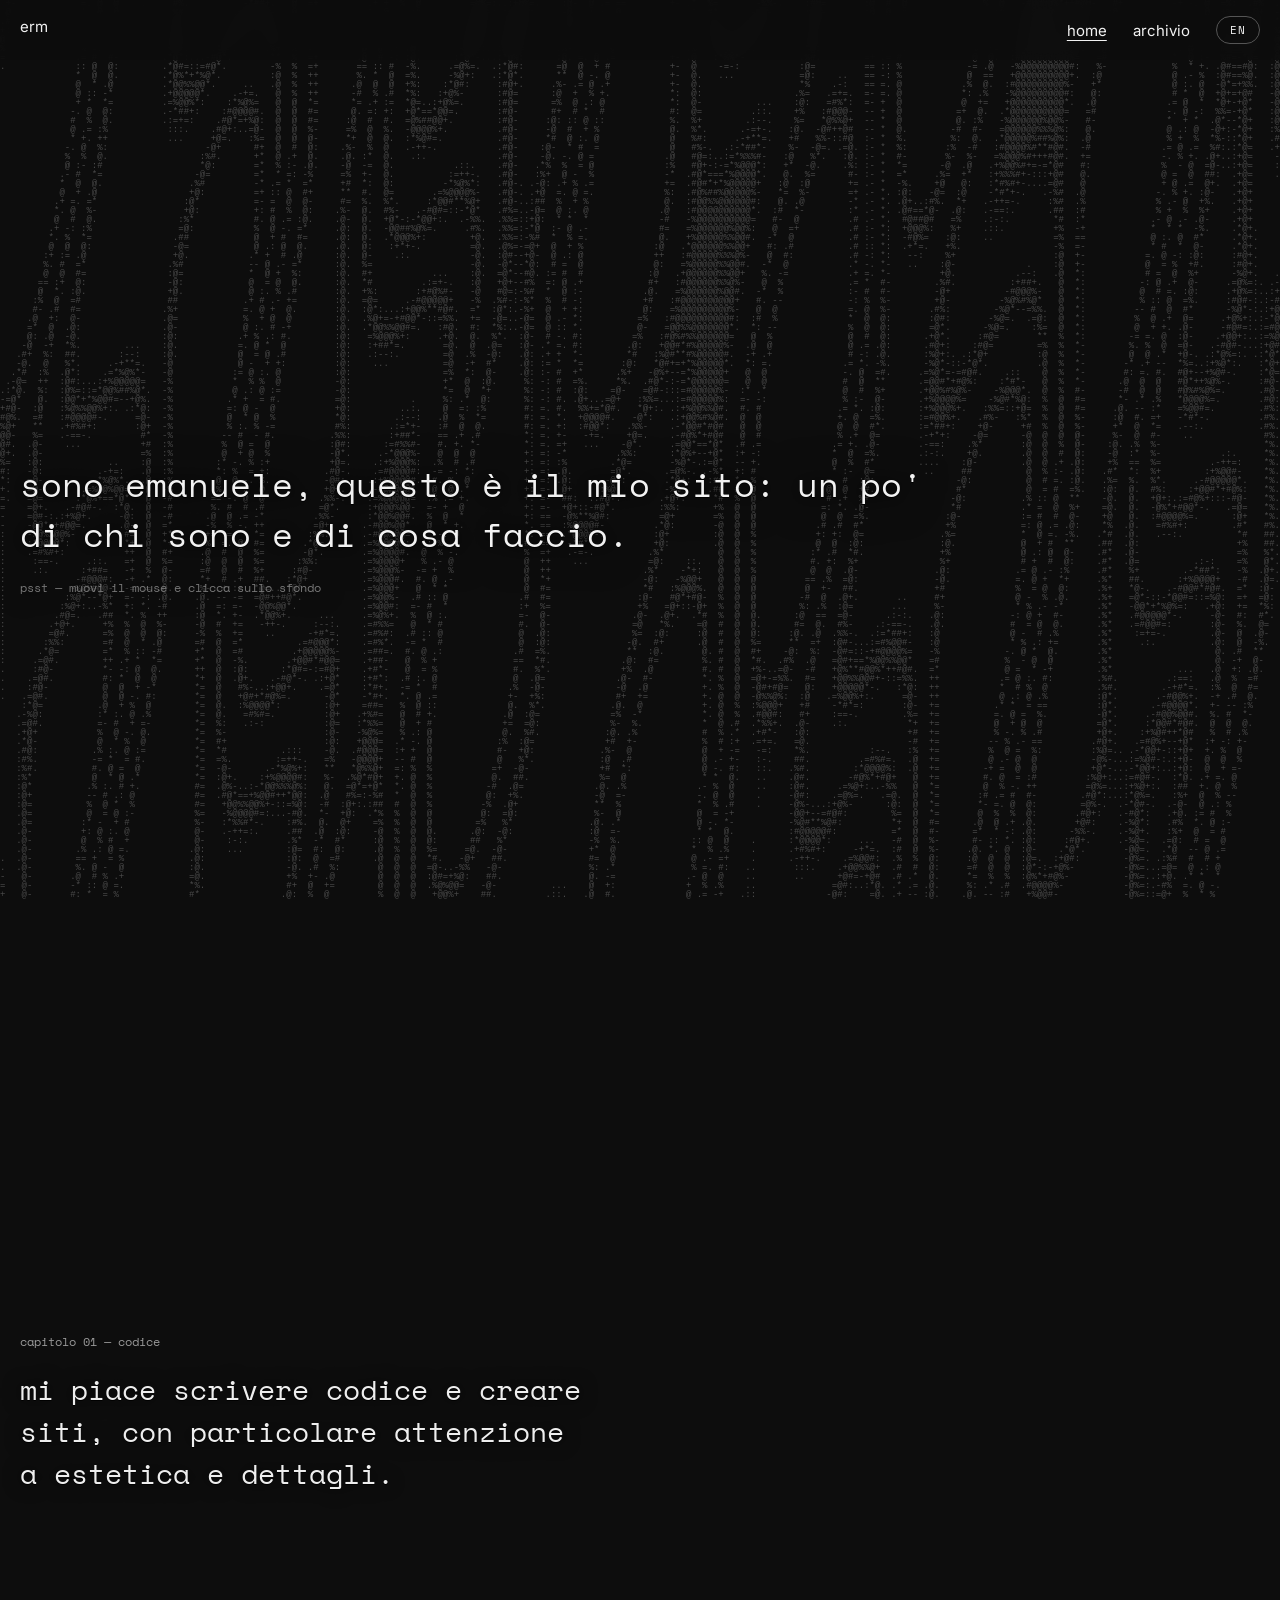
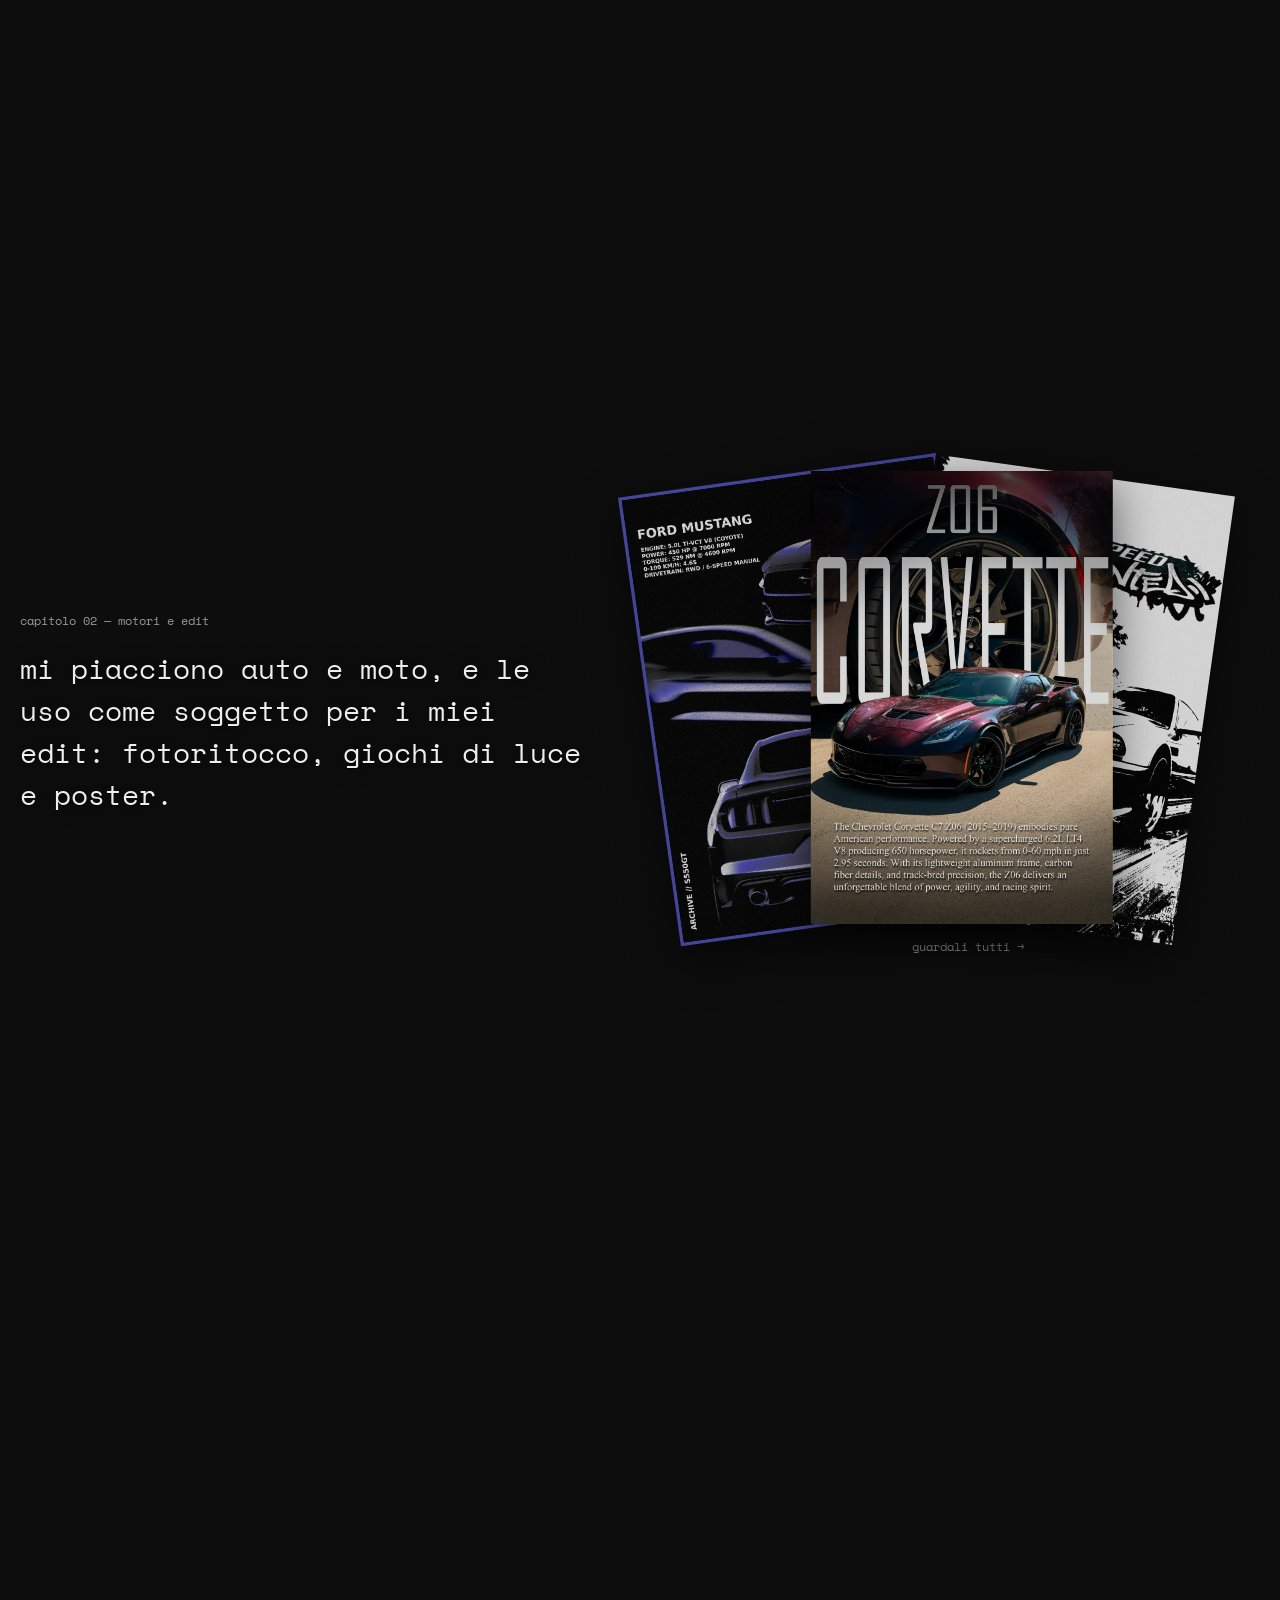
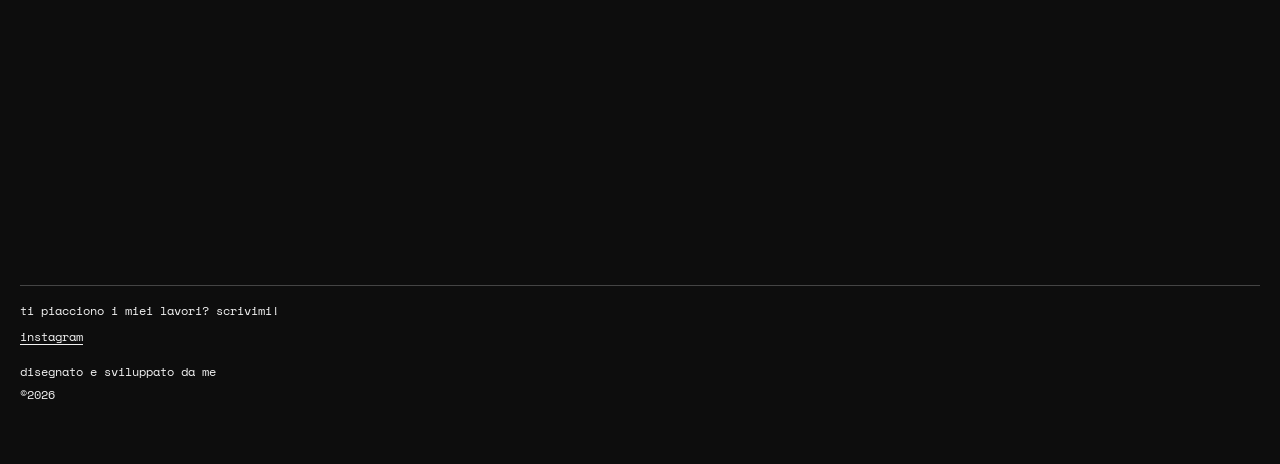
<file: index.html>
<!DOCTYPE html>
<html lang="it">
<head>
  <meta charset="UTF-8" />
  <meta name="viewport" content="width=device-width, initial-scale=1.0" />
  <title>home — erm</title>
  <meta name="description" content="chi sono — scrivo codice e creo poster. questo è il mio spazio online." />
  <link rel="preconnect" href="https://fonts.googleapis.com" />
  <link rel="preconnect" href="https://fonts.gstatic.com" crossorigin />
  <link href="https://fonts.googleapis.com/css2?family=Inter:wght@400;500&family=Space+Mono&display=swap" rel="stylesheet" />
  <link rel="stylesheet" href="css/style.css?v=7" />
</head>
<body data-page="index">
  <pre class="ascii" id="ascii" aria-hidden="true"></pre>

  <header class="nav">
    <a class="name" href="#top">erm<br /></a>
    <nav class="pages"><a href="#top" class="on" data-i18n="nav_works">home</a><a href="archivio.html" data-i18n="nav_archivio">archivio</a><button id="lang" class="lang-btn" aria-label="switch language">en</button></nav>
  </header>

  <main id="top">
    <section class="hero" id="hero">
      <p class="statement rv" data-i18n="statement">sono emanuele, questo è il mio sito: un po' di chi sono e di cosa faccio.</p>
      <p class="mono ascii-hint rv" data-i18n="ascii_hint">psst — muovi il mouse e clicca sullo sfondo</p>
    </section>

    <section class="chapter" id="ch01">
      <p class="mono chapter-head rv" data-i18n="r1_head">capitolo 01 — codice</p>
      <p class="chapter-text rv" data-i18n="r1_p1">mi piace scrivere codice e creare siti, con particolare attenzione a estetica e dettagli.</p>
    </section>

    <section class="chapter" id="ch02">
      <div class="chtext">
        <p class="mono chapter-head rv" data-i18n="r2_head">capitolo 02 — motori e edit</p>
        <p class="chapter-text rv" data-i18n="r2_p1">mi piacciono auto e moto, e le uso come soggetto per i miei edit: fotoritocco, giochi di luce e poster.</p>
      </div>
      <div class="pside rv">
        <div class="deck">
          <img class="pcard ps-left" src="img/Mustang_poster-preview.webp" alt="mustang" loading="lazy" />
          <img class="pcard ps-right" src="img/BMW_NFS-preview.webp" alt="bmw m3 gtr" loading="lazy" />
          <img class="pcard ps-front" src="img/corvetteC7_z06_poster-preview.webp" alt="corvette c7 z06" loading="lazy" />
        </div>
        <p class="mono seeall"><a href="archivio.html" data-i18n="see_all">guardali tutti →</a></p>
      </div>
    </section>

    <section class="outro" id="outroSec">
      <p class="mono rv" data-i18n="outro_ask">ti piacciono i miei lavori? scrivimi!</p>
      <p class="mono rv"><a href="https://www.instagram.com/_emanuelericci_/" target="_blank" rel="noopener">instagram</a></p>
    </section>

    <footer>
      <p data-i18n="footer_made">disegnato e sviluppato da me</p>
      <p>©<span id="year">2026</span></p>
    </footer>
  </main>

  <div class="cursor-dot" id="cursor-dot" aria-hidden="true"></div>

  <script src="js/data.js?v=3"></script>
  <script src="js/main.js?v=5"></script>
</body>
</html>
</file>
<file: css/style.css>
/* V6 DIARY — replica dello stile maximiliankaspar.com/photos: tutto minuscolo, ascii animato in hero, galleria orizzontale guidata dallo scroll, didascalie = nomi file, hover con zoom + caption invertita, reveal on scroll. */
*{margin:0;padding:0;box-sizing:border-box}
html{scroll-behavior:smooth;scrollbar-width:none}
html::-webkit-scrollbar,body::-webkit-scrollbar{display:none;width:0;height:0}
body{background:#0d0d0d;color:#f2f2f2;font-family:Inter,Helvetica,Arial,sans-serif;font-size:17px;line-height:1.55;-webkit-font-smoothing:antialiased}
::selection{color:#000;background:#fff}
img{display:block;max-width:100%}
a{color:inherit;text-decoration:none}
a:hover{background:#fff;color:#000}
.mono{font-family:'Space Mono',monospace;font-size:12px}

/* reveal */
.rv{opacity:0;transform:translateY(34px);transition:opacity .9s ease,transform .9s cubic-bezier(.22,1,.36,1)}
.rv.in{opacity:1;transform:none}

/* nav sottile come l'originale */
.nav{position:fixed;top:0;left:0;right:0;z-index:50;display:flex;justify-content:space-between;align-items:flex-start;padding:16px 20px;background:rgba(13,13,13,.9);backdrop-filter:blur(8px);font-size:15px;line-height:1.4}
.name:hover{background:#fff;color:#000}
.pages{display:flex;gap:26px;align-items:center}
.pages a.on{text-decoration:underline;text-underline-offset:4px}
.lang-btn{font-family:'Space Mono',monospace;font-size:11px;letter-spacing:.1em;text-transform:uppercase;border:1px solid #555;border-radius:99px;padding:5px 13px;color:inherit;background:transparent;cursor:pointer}
.lang-btn:hover{background:#fff;color:#000;border-color:#fff}

main{position:relative;z-index:1;padding:64px 0 0}

/* ascii fullscreen dietro tutta la pagina */
.hero{position:sticky;top:0;z-index:1;overflow:hidden;min-height:100vh;min-height:100svh;display:flex;flex-direction:column;justify-content:center}
.ascii{position:fixed;inset:0;z-index:0;display:flex;align-items:center;justify-content:center;overflow:hidden;
  font-family:monospace;font-size:9px;line-height:9px;white-space:pre;color:#7d7d7d;opacity:.55;
  pointer-events:none;user-select:none;margin:0}
.statement{position:relative;z-index:1;font-family:'Space Mono',monospace;font-size:clamp(19px,3.2vw,34px);line-height:1.45;letter-spacing:0;max-width:1000px;padding:90px 20px 20px;text-shadow:0 1px 0 #000,0 0 18px #000,0 0 46px #000}
.scroll-hint{position:relative;z-index:1;padding:0 20px 8px;color:#999;text-shadow:0 0 14px #000,0 0 30px #000}
.ascii-hint{position:relative;z-index:1;padding:0 20px 60px;color:#777;text-shadow:0 0 14px #000,0 0 30px #000}

/* capitolo 02: testo a sinistra, mazzo di poster a destra */
#ch02{flex-direction:row;align-items:center;justify-content:space-between;gap:5vw}
#ch02 .chtext{flex:1 1 auto;min-width:0}
.pside{flex:0 0 auto;width:41svh;max-width:46vw;height:54vh;height:54svh;margin-right:10vw;display:flex;flex-direction:column}
.deck{position:relative;flex:1;min-height:0}
.pcard{position:absolute;bottom:0;left:50%;height:100%;width:auto;max-width:none;
  box-shadow:0 16px 44px rgba(0,0,0,.55);transform-origin:bottom center;
  transition:transform .5s cubic-bezier(.22,1,.36,1)}
.ps-front{transform:translateX(-52%);z-index:3}
.ps-left{transform:translateX(-90%) rotate(-8deg);z-index:1}
.ps-right{transform:translateX(-32%) rotate(8deg);z-index:2}
.ps-front:hover{transform:translateX(-52%) scale(1.05)}
.ps-left:hover{transform:translateX(-90%) rotate(-8deg) scale(1.05);z-index:4}
.ps-right:hover{transform:translateX(-32%) rotate(8deg) scale(1.05);z-index:4}
.seeall{margin-top:14px;text-align:center;color:#999}

/* capitolo statico: sticky, la sezione sopra sfuma mentre questa sale */
.chapter{position:sticky;top:0;z-index:2;min-height:100vh;min-height:100svh;display:flex;flex-direction:column;justify-content:center}
.chapter-head{padding:0 20px;color:#999}
.chapter-text{font-family:'Space Mono',monospace;font-size:clamp(19px,2.6vw,28px);line-height:1.5;max-width:36ch;padding:18px 20px 0;color:#eee;text-shadow:0 1px 0 #000,0 0 18px #000}

/* pallino che inverte i colori e segue il cursore su tutto il sito */
.cursor-dot{position:fixed;top:0;left:0;z-index:200;width:16px;height:16px;margin:-8px 0 0 -8px;border-radius:50%;
  background:#fff;mix-blend-mode:difference;pointer-events:none;opacity:0;
  transition:opacity .25s,width .25s,height .25s,margin .25s}
.cursor-dot.on{opacity:1}
.cursor-dot.big{width:72px;height:72px;margin:-36px 0 0 -36px}
@media (hover:hover){
  body, body a, body button, body .ashot, body .ashot *{cursor:none}
}
@media (hover:none){.cursor-dot{display:none}}

/* outro: contenuto ancorato in basso, vicino al footer */
.outro{position:relative;z-index:3;min-height:calc(100vh - 152px);min-height:calc(100svh - 152px);display:flex;flex-direction:column;justify-content:flex-end;padding:0 20px;gap:8px}
.outro > p:first-of-type{border-top:1px solid #444;padding-top:16px}
.outro a{text-decoration:underline;text-underline-offset:3px}
footer{padding:16px 20px 60px;display:grid;gap:4px;font-family:'Space Mono',monospace;font-size:12px}

/* archivio: palco fullscreen, un poster alla volta */
.archive{position:relative;z-index:1}
.archive-tabs{position:sticky;top:64px;z-index:40;display:flex;justify-content:center;gap:24px;padding:10px 20px;color:#999;font-family:'Space Mono',monospace}
.archive-tabs a{display:inline-block;padding:2px 6px}
.archive-tabs a:hover,.archive-tabs a:focus-visible,.archive-tabs a[aria-current="page"]:hover{background:#fff;color:#000}
.archive-tabs a[aria-current="page"]{color:#fff}
.archive-tabs a:focus-visible{outline:1px solid #fff;outline-offset:4px}
.portfolio-section[hidden]{display:none!important}
.apin{position:sticky;top:0;height:100vh;height:100svh;display:flex;flex-direction:column;overflow:hidden;padding:78px 0 0}
.atitle{font-family:'Space Mono',monospace;font-size:21px;padding:0 20px;min-height:1.3em}
.ahead{display:flex;justify-content:space-between;padding:8px 20px 0;color:#999}
.ashots{position:relative;flex:1;min-height:0}
.ashot{position:absolute;inset:0;display:flex;flex-direction:column;align-items:center;justify-content:center;opacity:0;will-change:transform,opacity;cursor:pointer}
.ashot .sph{will-change:transform}
.ashot img{height:74vh;height:74svh;width:auto;max-width:92vw;object-fit:contain;background:#161616}
.ashot figcaption{font-family:'Space Mono',monospace;font-size:12px;margin-top:12px;color:#eee}
.abar{margin:12px 20px 16px;height:1px;background:#2b2b2b;position:relative}
.abar .fill{position:absolute;left:0;top:-1px;height:3px;width:0;background:#fff}
.photo-stage,.sites-stage{position:relative;z-index:1;min-height:calc(100vh - 128px);min-height:calc(100svh - 128px);padding:20px 20px 40px;font-family:'Space Mono',monospace}
.photo-pin{max-width:1200px;margin:0 auto}
.photo-grid{display:grid;grid-template-columns:repeat(3,minmax(0,1fr));gap:28px 20px;margin-top:22px}
.photo-item{min-width:0;display:flex;flex-direction:column;align-items:stretch;gap:10px;border:0;background:transparent;color:inherit;font:inherit;text-align:left;cursor:zoom-in}
.photo-item:hover{background:transparent;color:#fff}
.photo-item img{width:100%;aspect-ratio:4/5;object-fit:cover;box-shadow:0 16px 44px rgba(0,0,0,.35);transition:transform .5s cubic-bezier(.22,1,.36,1)}
.photo-item:hover img{transform:scale(1.02)}
.photo-item span{color:#999;font-size:12px}
.sites-stage{display:flex;align-items:center}
.sites-content{width:100%;max-width:760px;margin:0 auto}
.sites-content .atitle{padding:0 0 12px}
.sites-content p.mono{color:#999}
.sites-description{margin-top:12px;color:#bbb;font-family:inherit}
/* fallback senza animazioni: pila verticale semplice */
.astage.native{height:auto!important}
.astage.native .apin{position:static;height:auto;padding:110px 0 40px}
.astage.native .ashot{position:static;opacity:1!important;margin-bottom:48px}

/* lightbox minimale */
.lightbox{position:fixed;inset:0;z-index:100;background:#0d0d0d;display:flex;flex-direction:column;padding:14px;opacity:0;pointer-events:none;transition:opacity .3s}
.lightbox.open{opacity:1;pointer-events:auto}
.lb-top{display:flex;justify-content:space-between;padding:6px 4px;color:#999}
.lb-top button{border:1px solid #fff;background:none;color:#fff;font:inherit;padding:8px 16px;cursor:pointer}
.lb-top button:hover{background:#fff;color:#000}
.lightbox img{max-height:78vh;max-height:78svh;object-fit:contain;margin:auto;background:#161616}
.lb-spec{text-align:center;padding:10px;color:#999}

@media (prefers-reduced-motion:reduce){
  .rv{opacity:1;transform:none}
  .hero,.chapter{position:static}
  .pcard{transition:none}
}
@media (max-width:640px){
  #ch01,#ch02{min-height:100vh;min-height:100svh}
  .pages{gap:14px}
  .nav{padding:14px}
  .archive-tabs{top:56px;gap:18px;padding:9px 14px}
  .photo-stage,.sites-stage{min-height:calc(100vh - 112px);min-height:calc(100svh - 112px);padding:18px 14px 32px}
  .photo-grid{grid-template-columns:repeat(2,minmax(0,1fr));gap:22px 12px}
  .photo-item span{font-size:10px;overflow-wrap:anywhere}
  .chapter{position:sticky;top:50%;transform:translateY(-50%);min-height:68vh;min-height:68svh;justify-content:center;padding-top:12vh;padding-bottom:12vh}
  #ch02{flex-direction:column;justify-content:center;gap:16px;align-items:flex-start;min-height:68vh;min-height:68svh}
  #ch02 .chtext{order:1;flex:0 0 auto;width:min(620px,90vw);min-width:0}
  .chapter-head{padding-left:20px}
  .chapter-text{max-width:32ch;padding-left:20px;font-size:clamp(17px,4.4vw,20px)}
  .pside{order:2;width:min(360px,78vw);max-width:360px;height:clamp(220px,28vh,340px);margin:0 auto;align-self:center;display:flex;flex-direction:column;align-items:center;justify-content:center}
  .deck{position:relative;flex:1;min-height:0;width:100%;display:flex;align-items:center;justify-content:center}
  .pcard{position:absolute;bottom:0;left:50%;height:100%;width:auto;max-width:none;transform-origin:center bottom}
  .ps-front{transform:translateX(-50%);z-index:3}
  .ps-left{transform:translateX(-94%) rotate(-8deg);z-index:1}
  .ps-right{transform:translateX(-6%) rotate(8deg);z-index:2}
  .ps-front:hover{transform:translateX(-50%) scale(1.04)}
  .ps-left:hover{transform:translateX(-94%) rotate(-8deg) scale(1.04);z-index:4}
  .ps-right:hover{transform:translateX(-6%) rotate(8deg) scale(1.04);z-index:4}
}
</file>
